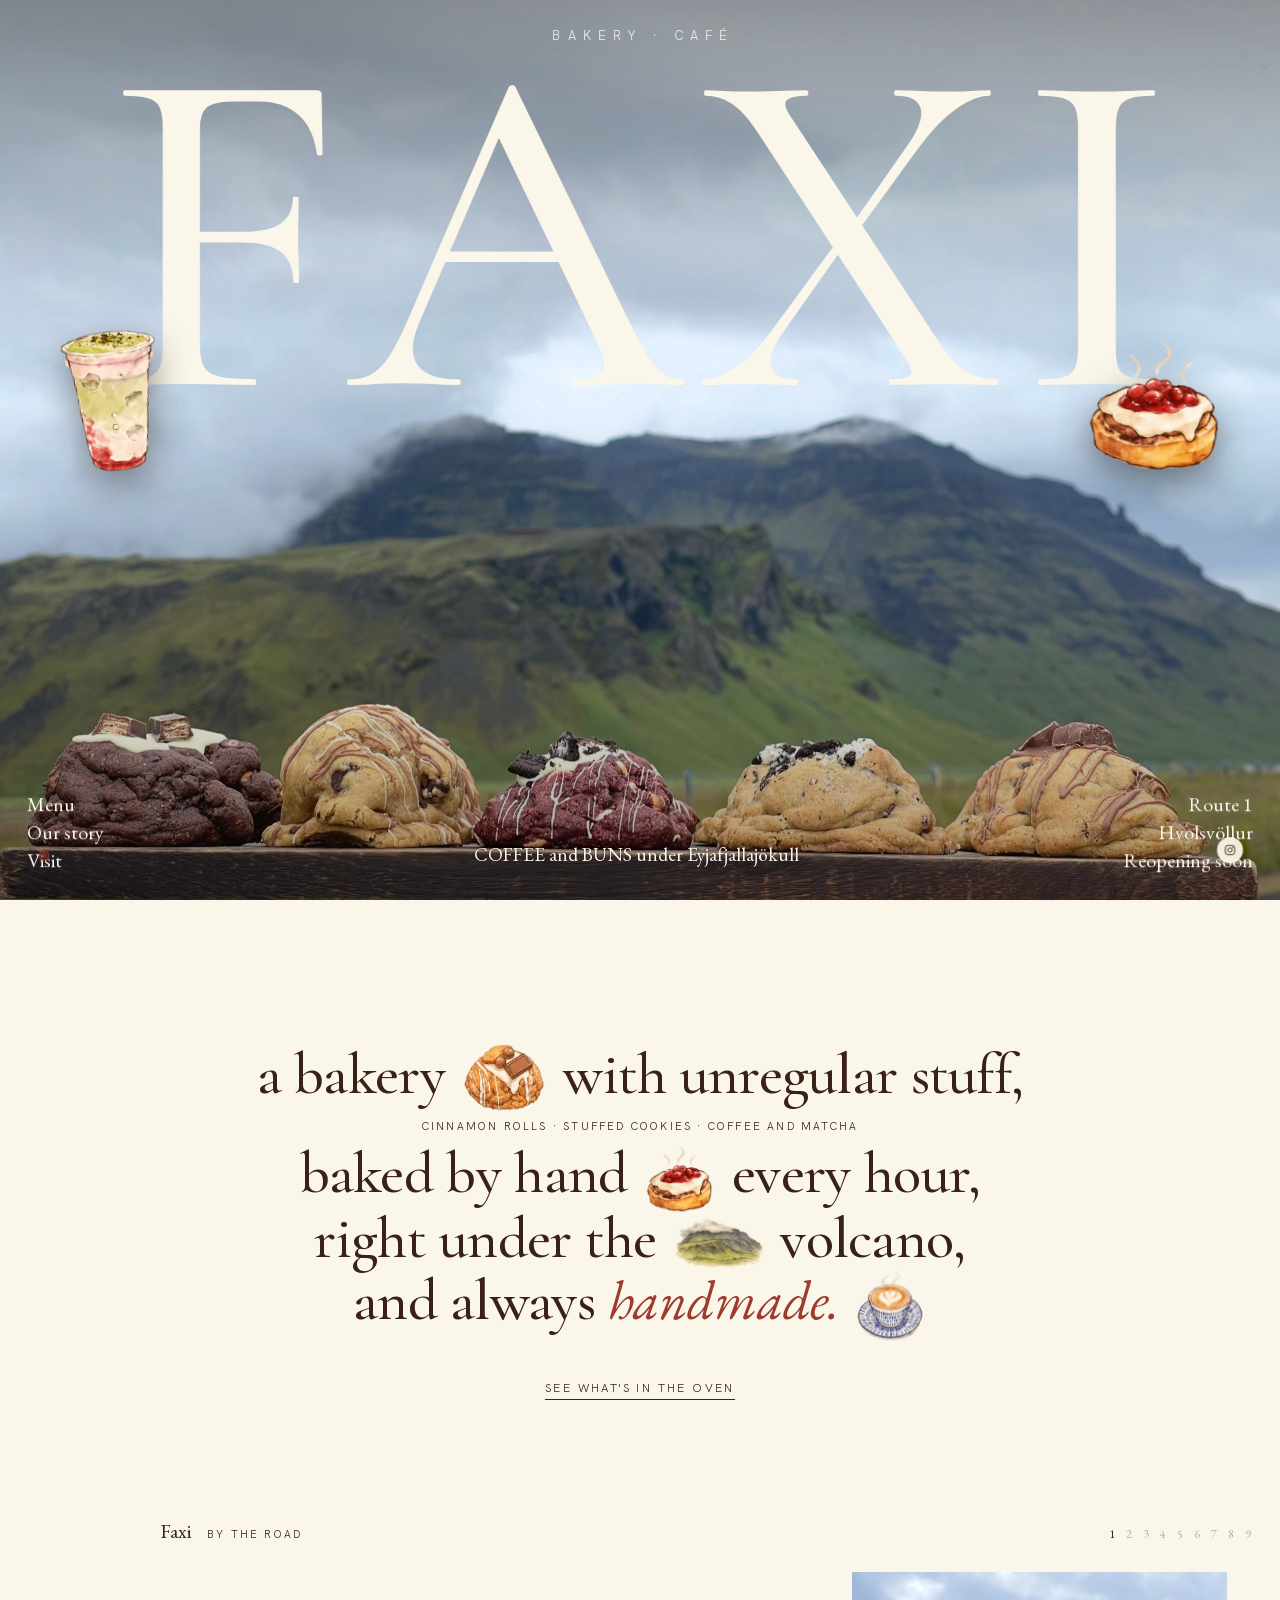
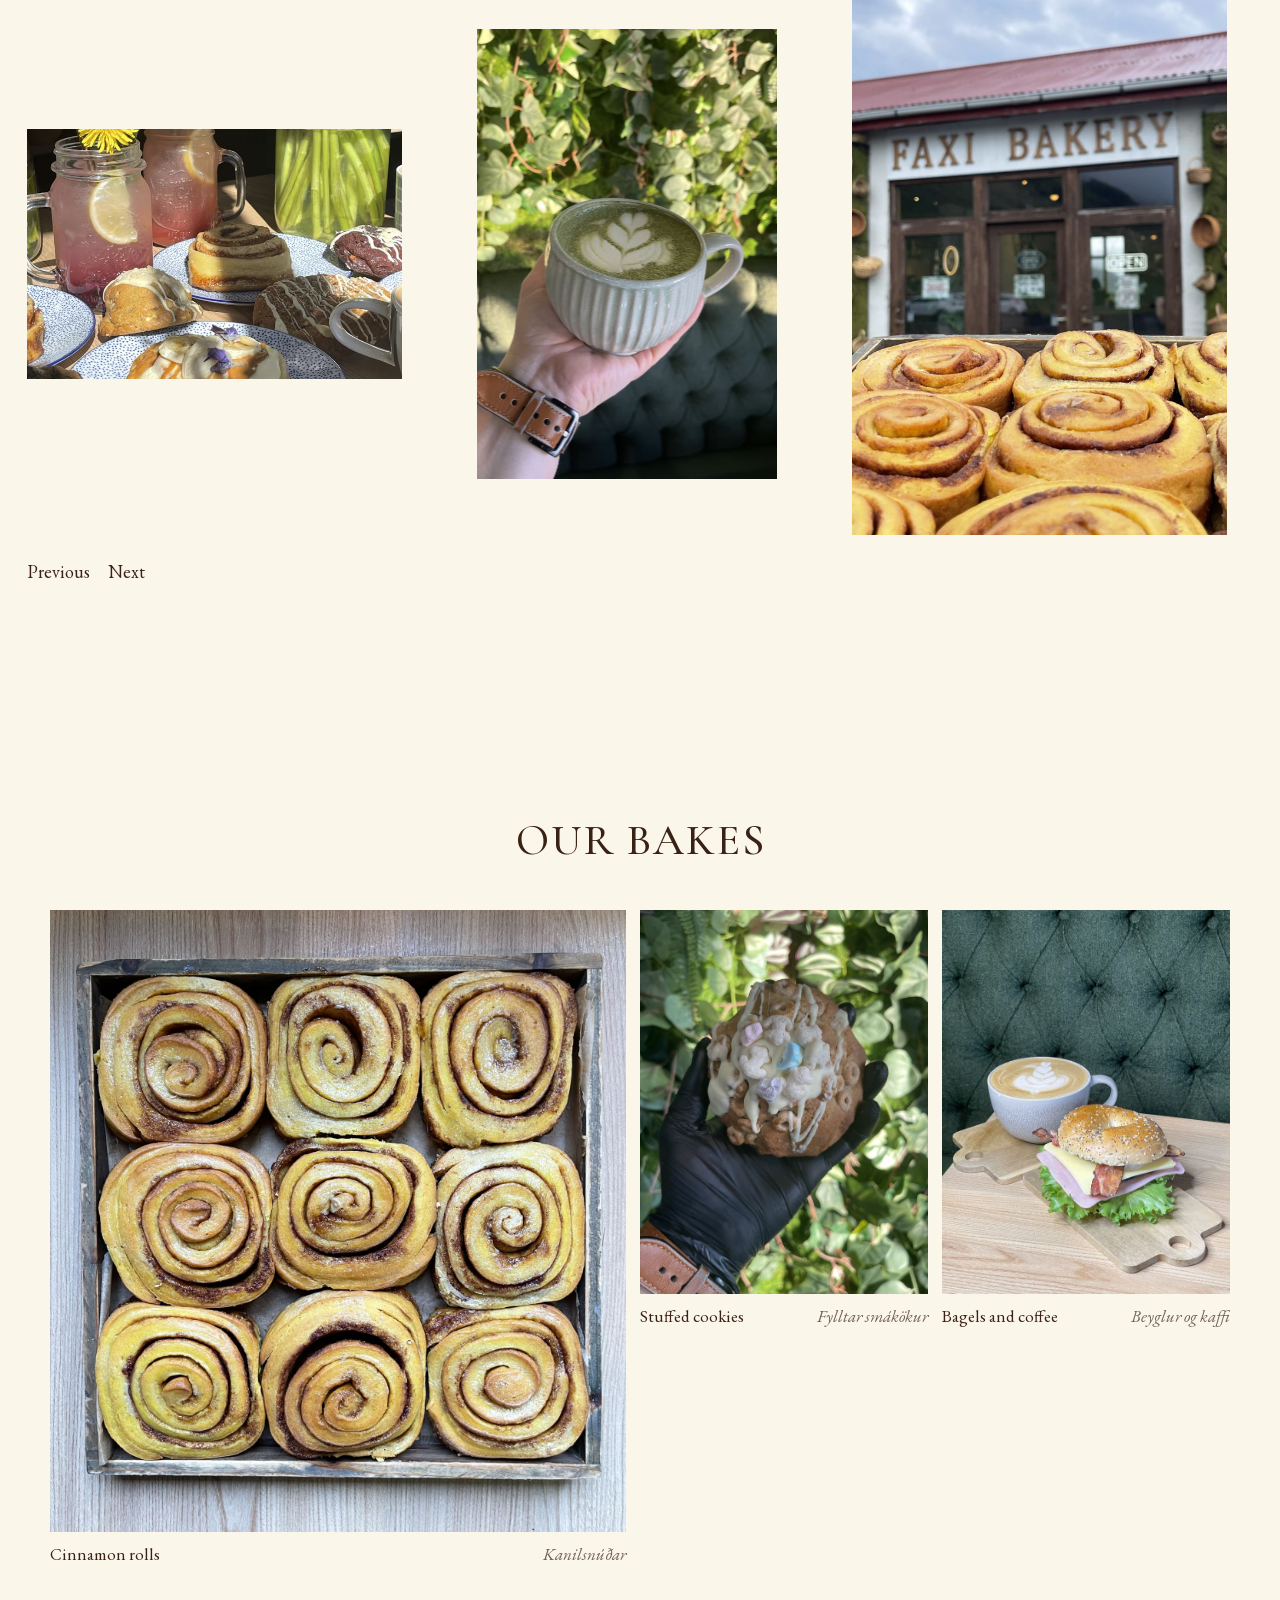
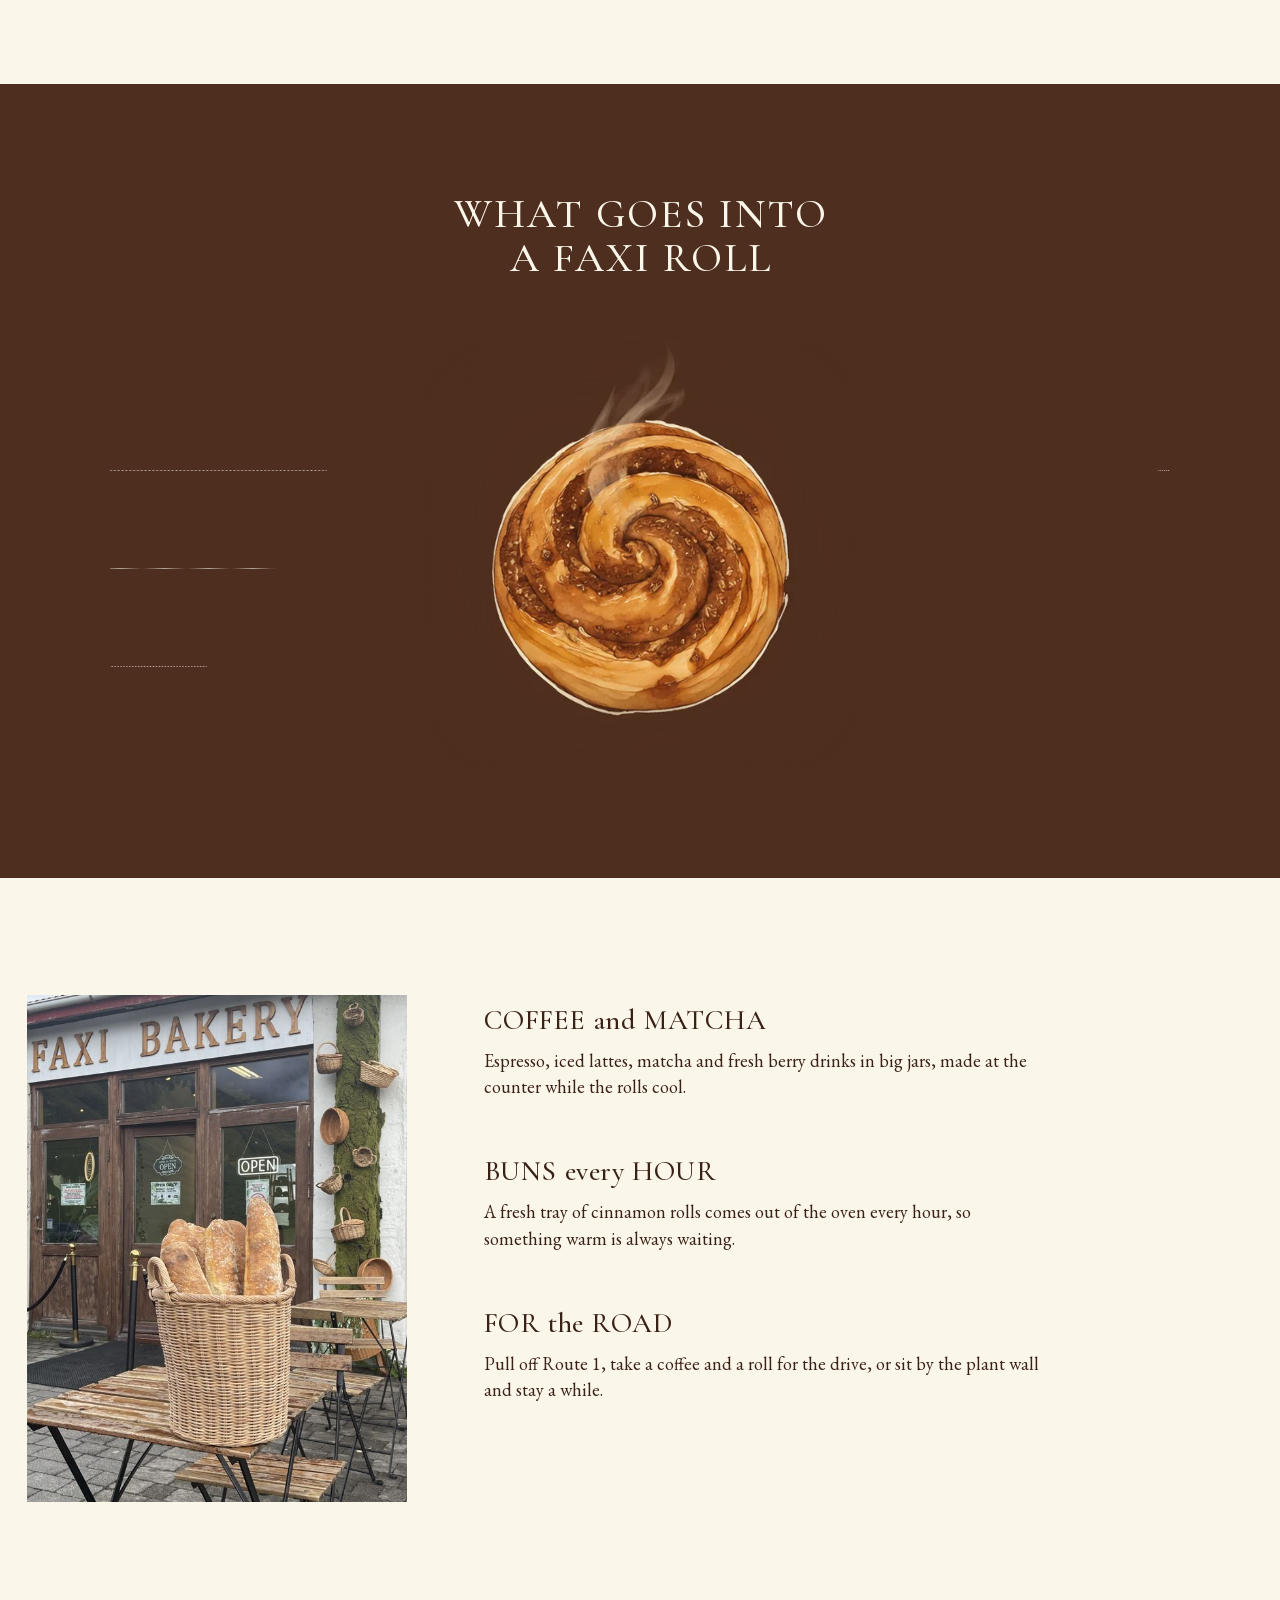
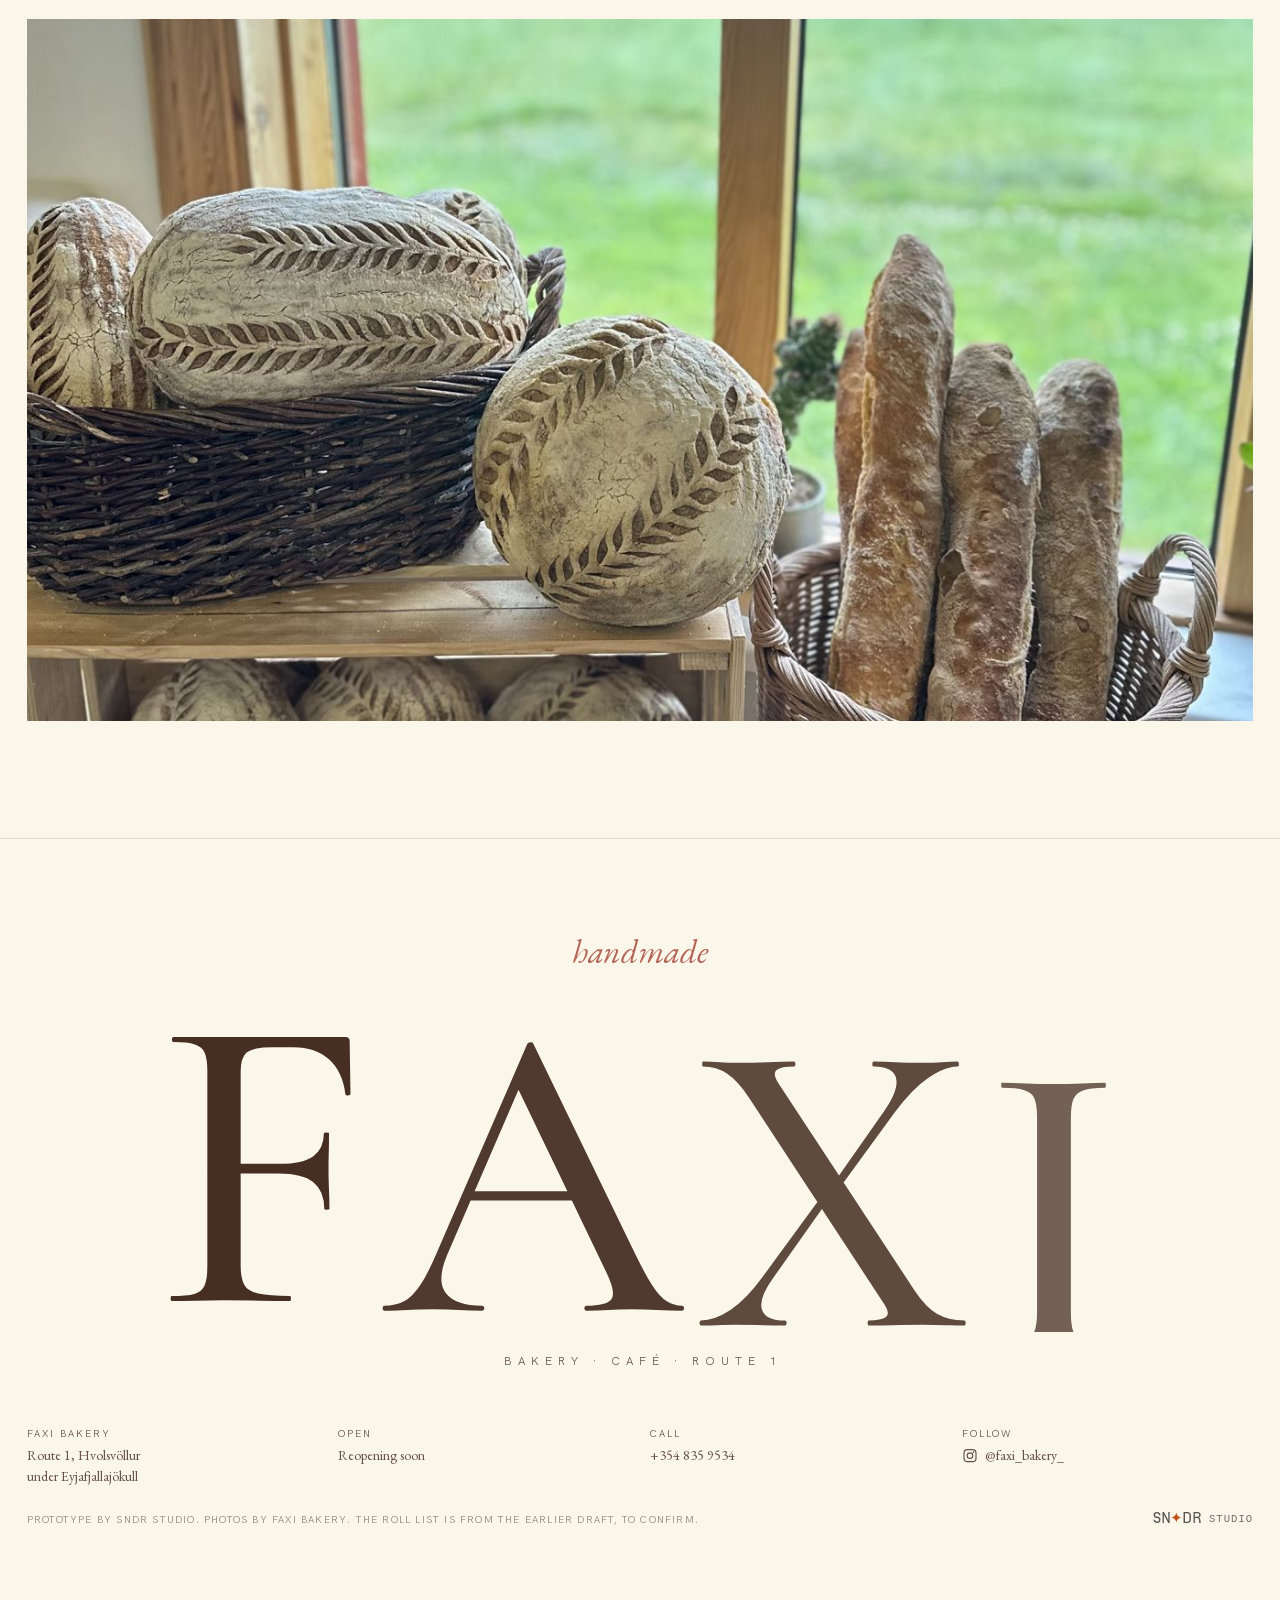
<file: index.html>
<!doctype html>
<html lang="en">
<head>
<meta charset="utf-8">
<meta name="viewport" content="width=device-width, initial-scale=1">
<meta name="robots" content="noindex">
<title>Faxi Bakery</title>
<meta name="description" content="Faxi Bakery, a bakery with unregular stuff on Route 1 under Eyjafjallajökull. Fresh cinnamon buns, coffee and matcha.">
<link rel="preload" href="fonts/CormorantGaramond-500-latin.woff2" as="font" type="font/woff2" crossorigin>
<link rel="preload" href="img/f-hero-mountain-cookies-2000.jpg" as="image" media="(min-width: 700px)">
<link rel="preload" href="img/f-hero-mountain-cookies-900.jpg" as="image" media="(max-width: 699px)">
<link rel="stylesheet" href="fonts/fonts.css">
<link rel="icon" type="image/png" sizes="32x32" href="favicon-32.png">
<link rel="icon" type="image/png" sizes="64x64" href="favicon-64.png">
<link rel="apple-touch-icon" href="apple-touch-icon.png">
<style>
:root {
  --cream: #FBF6EA; --wood: #3A2116; --wood-2: #4E2E1E; --linen: #E9DCC6; --roof: #9E3B2C;
  --display: 'Cormorant Garamond', 'EB Garamond', Georgia, serif;
  --text: 'EB Garamond', Georgia, serif;
  --sans: 'Hanken Grotesk', 'Helvetica Neue', Arial, sans-serif;
  --pad: clamp(16px, 2.1vw, 30px);
}
* { box-sizing: border-box; margin: 0; }
html { -webkit-text-size-adjust: 100%; }
body { background: var(--cream); color: var(--wood); font-family: var(--text); font-size: 18px; line-height: 1.45; }
a { color: inherit; text-decoration: none; }
section[id], footer[id] { scroll-margin-top: calc(var(--pad) * 2 + 70px); }
img { display: block; max-width: 100%; }
:focus-visible { outline: 1.5px solid currentColor; outline-offset: 4px; }

/* link underline (MOTION #14) */
.u { position: relative; display: inline-block; }
.u::after { content: ''; position: absolute; left: 0; right: 0; bottom: -2px; height: 1px; background: currentColor;
  transform: scaleX(0); transform-origin: right; transition: transform .35s cubic-bezier(.22,1,.36,1); }
.u:hover::after, .u:focus-visible::after { transform: scaleX(1); transform-origin: left; }
.u.always::after { transform: scaleX(1); }
.u.always:hover::after { animation: reline .7s cubic-bezier(.22,1,.36,1); }
@keyframes reline { 0% { transform: scaleX(1); transform-origin: right; } 49% { transform: scaleX(0); transform-origin: right; } 50% { transform-origin: left; } 100% { transform: scaleX(1); transform-origin: left; } }

/* ── Hero: a blind over a fixed photo (LJ, measured) ───────────── */
.hero { position: relative; height: 100vh; height: 100svh; clip-path: inset(0); color: var(--cream); }
.hero__photo { position: fixed; inset: 0; width: 100%; height: 100%; object-fit: cover; object-position: 50% 100%; }
.hero::before { content: ''; position: absolute; inset: 0; z-index: 1; pointer-events: none;
  background: linear-gradient(180deg, rgba(30,18,10,.42) 0%, rgba(30,18,10,0) 38%, rgba(30,18,10,0) 62%, rgba(30,18,10,.38) 100%); }
.hero__line { position: absolute; z-index: 2; left: 50%; bottom: calc(var(--pad) + 4px); translate: -50% 0; white-space: nowrap;
  font-family: var(--text); font-size: clamp(17px, 1.5vw, 22px); text-shadow: 0 1px 14px rgba(20,12,6,.55), 0 0 2px rgba(20,12,6,.35); }

/* Wordmark: one centre axis. Fixed, scrubbed into a centred header logo (LJ mechanic, measured) */
.wordmark { position: fixed; z-index: 30; top: var(--pad); left: 50%; transform-origin: 50% 0; text-align: center;
  color: var(--cream); white-space: nowrap; will-change: transform; pointer-events: none; }
.wm-eyebrow { display: block; font-family: var(--sans); font-weight: 300; font-size: 13px; letter-spacing: .55em; padding-left: .55em;
  text-transform: uppercase; margin-bottom: 1.1em; }
.wm-name { position: relative; display: block; font-family: var(--display); font-weight: 500; line-height: .74; font-size: 30vw;
  letter-spacing: .03em; padding-left: .03em; pointer-events: auto; }
.card { position: absolute; bottom: -.14em; width: .3em; }
.card img { width: 100%; height: auto; filter: drop-shadow(0 .03em .04em rgba(20,12,6,.45)); }
.card--l { left: -.06em; rotate: -6deg; width: .22em; }
.card--r { right: -.08em; rotate: 6deg; }

/* Mirrored corners (LJ stacked nav): bottom on load, ride up with the blind, then fixed top corners */
.nav, .info { position: fixed; z-index: 31; top: 0; display: grid; gap: 2px;
  font-family: var(--text); font-size: 20px; line-height: 26px; color: var(--cream); will-change: transform; }
.nav { left: var(--pad); }
.info { right: var(--pad); text-align: right; }
.nav.is-dark, .info.is-dark, .wordmark.is-dark { color: var(--wood); }
/* Header strip: fades in once the hero has closed, so the fixed logo and corners stay legible over photos and the wood band */
.bar { position: fixed; z-index: 29; inset: 0 0 auto; height: calc(var(--pad) * 2 + 66px); background: var(--cream);
  box-shadow: 0 1px 0 rgba(58,33,22,.08); opacity: 0; transition: opacity .35s ease; pointer-events: none; }
.bar.is-on { opacity: 1; }

/* Spiral mark (LJ star → Faxi's spiral), fixed bottom-left */
.spiral { position: fixed; z-index: 31; left: var(--pad); bottom: var(--pad); width: 34px; height: 34px; display: grid; place-items: center;
  color: var(--roof); transform: scale(0); }
.spiral svg { width: 100%; height: 100%; transition: transform .6s cubic-bezier(.22,1,.36,1); }
.spiral:hover svg { transform: rotate(180deg); }


/* Instagram shortcut, fixed bottom-right (mirrors the spiral bottom-left) */
.social { position: fixed; z-index: 31; right: var(--pad); bottom: var(--pad); width: 46px; height: 46px; border-radius: 50%; display: grid; place-items: center;
  background: rgba(251,246,234,.94); color: var(--wood); box-shadow: 0 10px 24px -12px rgba(30,18,10,.5); transform: scale(0);
  transition: background .3s, color .3s; }
.social svg { width: 22px; height: 22px; }
.social:hover, .social:focus-visible { background: var(--wood); color: var(--cream); }
.ig-inline { display: inline-flex; align-items: center; gap: 7px; }
.ig-inline svg { width: 16px; height: 16px; }

/* ── Statement (SB "our goal") ─────────────────────────────────── */
.statement { position: relative; z-index: 2; background: var(--cream); padding: clamp(110px, 16vh, 190px) var(--pad) clamp(90px, 13vh, 160px); text-align: center; }
.statement__text { font-family: var(--display); font-weight: 500; font-size: clamp(34px, 4.6vw, 68px); line-height: 1.06; letter-spacing: -.012em;
  max-width: 17em; margin: 0 auto; }
.statement__text .ln { display: block; }
.statement__text em { font-family: var(--text); font-style: italic; color: var(--roof); font-size: .92em; }
/* Animated drawings set between the words (SB cut-outs → Higgsfield GPT Image 2.6 GIFs of her bakes) */
.draw { display: inline-block; width: auto; height: 1.22em; vertical-align: -.26em; margin: -.24em .06em -.1em; }
.draw--wide { height: .9em; vertical-align: -.1em; }
.nw { white-space: nowrap; }
.mbr { display: none; }
.statement__text { position: relative; z-index: 0; }
.aside { display: block; font-family: var(--sans); font-weight: 300; font-size: 11px; letter-spacing: .2em; text-transform: uppercase;
  line-height: 1.6; margin: .9em auto .7em; max-width: 46em; }
.statement__link { display: inline-block; margin-top: 46px; font-family: var(--sans); font-weight: 300; font-size: 12px; letter-spacing: .2em; text-transform: uppercase; }

/* ── Gallery (LJ slider, measured values) ──────────────────────── */
.gallery { position: relative; z-index: 2; background: var(--cream); padding: 0 0 clamp(90px, 13vh, 150px); }
.gallery__head { display: flex; justify-content: space-between; align-items: baseline; padding: 0 var(--pad) 26px max(var(--pad), 160px); }
.gallery__title { font-family: var(--text); font-size: 20px; }
.gallery__title span { font-family: var(--sans); font-weight: 300; font-size: 11px; letter-spacing: .2em; text-transform: uppercase; margin-left: 12px; }
.pager { display: flex; gap: 7px; font-family: var(--text); font-size: 12px; }
.pager button { all: unset; cursor: pointer; opacity: .35; transition: opacity .3s; padding: 2px; }
.pager button[aria-current="true"] { opacity: 1; }
.pager button:focus-visible { outline: 1px solid currentColor; }
.viewport { overflow: hidden; padding-left: var(--pad); outline: none; }
.track { display: flex; align-items: center; gap: 75px; width: max-content; will-change: transform; cursor: grab; touch-action: pan-y; }
.track.is-drag { cursor: grabbing; }
.slide { flex: none; overflow: hidden; }
.slide img { width: 100%; height: 100%; object-fit: cover; transition: transform .6s cubic-bezier(.22,1,.36,1); user-select: none; -webkit-user-drag: none; }
.slide:hover img { transform: scale(1.03); }
.slide--w { width: 375px; } .slide--n { width: 300px; }
.slide--l { height: 250px; } .slide--m { height: 450px; } .slide--t { height: 563px; }
.gallery__nav { display: flex; gap: 18px; padding: 24px var(--pad) 0; font-family: var(--text); font-size: 18px; }
.gallery__nav button { all: unset; cursor: pointer; }


/* ── Our bakes (SB: 1 large + 2 small) ─────────────────────────── */
.bakes { position: relative; z-index: 2; background: var(--cream); padding: clamp(90px, 13vh, 150px) var(--pad); }
.bakes__head { text-align: center; margin-bottom: 48px; }
.bakes__title { font-family: var(--display); font-weight: 500; font-size: clamp(36px, 3.4vw, 52px); letter-spacing: .05em; padding-left: .05em; line-height: 1; }
.bakes__grid { display: grid; grid-template-columns: 2fr 1fr 1fr; gap: 14px; max-width: 1180px; margin: 0 auto; align-items: start; }
.bake figure { overflow: hidden; background: var(--linen); margin: 0; }
.bake img { width: 100%; aspect-ratio: 3 / 4; object-fit: cover; transition: transform .8s cubic-bezier(.22,1,.36,1); }
.bake--big img { aspect-ratio: 1 / 1.08; }
.bake:hover img { transform: scale(1.03); }
.bake__meta { display: flex; justify-content: space-between; gap: 12px; margin-top: 10px; font-size: 17px; }
.bake__meta span:last-child { font-family: var(--text); font-style: italic; opacity: .7; }

/* ── The roll (SB ingredient band, wood) ───────────────────────── */
.roll { position: relative; z-index: 2; background: var(--wood-2); color: var(--cream); padding: clamp(80px, 12vh, 140px) var(--pad); text-align: center; overflow: hidden; }
.roll__title { font-family: var(--display); font-weight: 500; font-size: clamp(30px, 3.2vw, 48px); letter-spacing: .05em; padding-left: .05em; line-height: 1.08; }
.roll__stage { max-width: 1060px; margin: 60px auto 0; display: grid; grid-template-columns: 1fr minmax(260px, 430px) 1fr; align-items: center; gap: 0; }
.roll__spin img { width: 100%; display: block; }
.roll__col { display: grid; gap: 70px; }
.callout { position: relative; font-family: var(--sans); font-weight: 300; font-size: 13px; letter-spacing: .2em; text-transform: uppercase; padding: 0 0 9px; }
.roll__col--l .callout { text-align: left; padding-right: 26px; }
.roll__col--r .callout { text-align: right; padding-left: 26px; }
.callout .t { display: inline-block; }
.callout .line { position: absolute; left: 0; right: 0; bottom: 0; border-bottom: 1px dotted rgba(251,246,234,.6); }
.roll__col--l .callout .line { transform-origin: 0 50%; right: -6px; }
.roll__col--r .callout .line { transform-origin: 100% 50%; left: -6px; }
.callout .dot { position: absolute; bottom: -3px; width: 7px; height: 7px; border-radius: 50%; background: var(--cream); }
.roll__col--l .callout .dot { right: -9px; }
.roll__col--r .callout .dot { left: -9px; }

/* ── The place (LJ image + text) ───────────────────────────────── */
.place { position: relative; z-index: 2; background: var(--cream); padding: clamp(90px, 13vh, 150px) var(--pad); display: grid;
  grid-template-columns: minmax(260px, 31%) 1fr; gap: clamp(30px, 6vw, 110px); align-items: start; }
.place__media { overflow: hidden; aspect-ratio: 3 / 4; }
.place__media img { width: 100%; height: 116%; margin-top: -8%; object-fit: cover; }
.place__blocks { display: grid; gap: 56px; padding-top: 10px; max-width: 560px; }
.place h3 { font-family: var(--display); font-weight: 500; font-size: clamp(26px, 2.2vw, 34px); letter-spacing: .02em; line-height: 1.1; margin-bottom: 12px; }
.place p { font-size: 18px; }


/* ── Our story (SB "OUR STORY": cropped giant title, bakes flying, polaroid + italic line). PENDING her text + photo ── */
.story { position: relative; z-index: 2; background: var(--cream); padding: clamp(90px, 13vh, 150px) 0; overflow: hidden; }
.story__title { position: relative; font-family: var(--display); font-weight: 500; font-size: 24vw; line-height: .78; letter-spacing: .01em;
  white-space: nowrap; text-align: center; color: var(--wood); margin: 0 -6vw; }
.story__title span { display: inline-block; }
.story__fly { position: absolute; z-index: 2; width: clamp(110px, 13vw, 210px); pointer-events: none; filter: drop-shadow(0 12px 16px rgba(58,33,22,.25)); }
.story__fly--a { left: 14vw; top: 9vw; rotate: -10deg; }
.story__fly--b { right: 11vw; top: -1vw; rotate: 8deg; }
.story__body { display: grid; grid-template-columns: minmax(240px, 30%) 1fr; gap: clamp(30px, 6vw, 110px); align-items: center;
  max-width: 1180px; margin: clamp(50px, 7vh, 90px) auto 0; padding: 0 var(--pad); }
.polaroid { background: #fff; padding: 14px 14px 52px; box-shadow: 0 24px 50px -24px rgba(58,33,22,.45); rotate: -3deg; margin: 0; position: relative; }
.polaroid img, .polaroid__slot { display: block; width: 100%; aspect-ratio: 4 / 5; object-fit: cover; }
.polaroid__slot { display: grid; place-content: center; text-align: center; gap: 6px; background: var(--linen); border: 1.5px dashed rgba(58,33,22,.35);
  font-family: var(--sans); font-weight: 300; font-size: 11px; letter-spacing: .16em; text-transform: uppercase; color: rgba(58,33,22,.65); padding: 20px; }
.polaroid figcaption { position: absolute; left: 0; right: 0; bottom: 14px; text-align: center; font-family: var(--text); font-style: italic; font-size: 19px; }
.story__lede { font-family: var(--display); font-weight: 500; font-size: clamp(30px, 3vw, 46px); line-height: 1.1; margin-bottom: 22px; }
.story__lede em { font-family: var(--text); color: var(--roof); }
.story__text p + p { margin-top: 1em; }
.story__text p { max-width: 36em; }
.pending { outline: 1.5px dashed rgba(158,59,44,.5); outline-offset: 6px; }

/* ── Inset photo (LJ full-width media) ─────────────────────────── */
.inset { position: relative; z-index: 2; background: var(--cream); padding: 0 var(--pad) clamp(90px, 13vh, 150px); }
.inset__frame { overflow: hidden; height: min(78vh, 760px); }
.inset__frame img { width: 100%; height: 100%; object-fit: cover; object-position: 50% 58%; }

/* ── Footer (LJ script + SB wordmark) ──────────────────────────── */
.foot { position: relative; z-index: 2; background: var(--cream); padding: 0 var(--pad) calc(var(--pad) + 64px); border-top: 1px solid #3a211622; }
.foot__kicker { text-align: center; font-family: var(--text); font-style: italic; color: var(--roof); font-size: clamp(26px, 2.6vw, 40px); padding-top: clamp(60px, 9vh, 110px); }
.foot__mark { text-align: center; font-family: var(--display); font-weight: 500; color: var(--wood); line-height: .76; letter-spacing: .03em; padding: .06em 0 .04em .03em;
  font-size: 33vw; white-space: nowrap; overflow: hidden; }
.foot__mark span { display: inline-block; }
.foot__sub { text-align: center; font-family: var(--sans); font-weight: 300; font-size: 12px; letter-spacing: .5em; padding-left: .5em; text-transform: uppercase; margin: 14px 0 46px; }
.foot__cols { display: grid; grid-template-columns: repeat(4, 1fr); gap: 20px; font-size: 14px; line-height: 1.5; padding-top: 10px; }
.foot__cols b { display: block; font-family: var(--sans); font-weight: 300; font-size: 10px; letter-spacing: .2em; text-transform: uppercase; margin-bottom: 4px; }
.note { font-family: var(--sans); font-weight: 300; font-size: 10px; letter-spacing: .12em; text-transform: uppercase; opacity: .55; margin-top: 26px; }


/* SNDR Studio badge (studio signature on every preview) */
@font-face{font-family:'ProjektBlackbirdIS';src:url('fonts/ProjektBlackbirdIS.otf') format('opentype');font-weight:400;font-style:normal;font-display:swap}
.sndr-badge{display:inline-flex;align-items:center;gap:0.5rem;min-height:44px;text-decoration:none}
.sndr-badge-mark{font-family:'ProjektBlackbirdIS',sans-serif;color:var(--sndr-ink);font-size:15px;letter-spacing:0.02em}
.sndr-badge-star{color:var(--sndr-ember)}
.sndr-badge-studio{font-family:'Geist Mono',ui-monospace,'SF Mono',Menlo,monospace;color:var(--sndr-ink);font-size:10.5px;letter-spacing:0.1em;opacity:0.85}
.foot__end { display: flex; justify-content: space-between; align-items: center; gap: 16px; flex-wrap: wrap; margin-top: 18px; }
.foot__end .note { margin-top: 0; }

@media (max-width: 699px) {
  body { font-size: 17px; }
  .wm-eyebrow { font-size: 10px; }
  .statement__text { font-size: 31px; line-height: 1.12; }
  .mbr { display: inline; }
  .aside { max-width: 24em; }
  .nav, .info { font-size: 16px; line-height: 21px; }
  .bar { height: calc(var(--pad) * 2 + 60px); }
  .hero__line { white-space: normal; max-width: 80%; text-align: center; bottom: calc(var(--pad) + 200px); font-size: 20px; line-height: 1.2; }
  .gallery__head { padding-left: var(--pad); padding-top: 70px; }
  .slide--w { width: 260px; } .slide--n { width: 210px; }
  .slide--l { height: 174px; } .slide--m { height: 315px; } .slide--t { height: 390px; }
  .track { gap: 40px; }
  .gallery__nav { padding-left: calc(var(--pad) + 46px); }
  .bakes__grid { grid-template-columns: 1fr 1fr; gap: 10px; }
  .bake--big { grid-column: 1 / -1; }
  .bake__meta { font-size: 15px; flex-direction: column; gap: 0; }
  .roll__stage { grid-template-columns: 1fr 1fr; gap: 26px 18px; margin-top: 36px; }
  .roll__spin { grid-column: 1 / -1; grid-row: 1; width: 78%; margin: 0 auto; }
  .roll__col { gap: 18px; }
  .roll__col--l .callout, .roll__col--r .callout { text-align: center; padding: 0 0 8px; font-size: 11px; }
  .callout .dot { display: none; }
  .place { grid-template-columns: 1fr; }
  .inset__frame { height: 62vh; }
  .story__title { font-size: 27vw; }
  .story__fly { width: 26vw; }
  .story__fly--a { left: 4vw; top: 16vw; }
  .story__fly--b { right: 2vw; top: -4vw; }
  .story__body { grid-template-columns: 1fr; }
  .polaroid { width: 78%; margin: 0 auto; }
  .foot__cols { grid-template-columns: 1fr 1fr; }
  .foot__mark { font-size: 34vw; }
  .foot__sub { font-size: 10px; margin-bottom: 34px; }
}
@media (prefers-reduced-motion: reduce) {
  .slide img, .u::after, .spiral svg, .bake img { transition: none !important; }
}
</style>
</head>
<body>

<div class="bar" aria-hidden="true"></div>
<div class="wordmark">
  <span class="wm-eyebrow">Bakery · Café</span>
  <a class="wm-name" href="#top" aria-label="Faxi Bakery, back to top">FAXI
    <span class="card card--l" aria-hidden="true"><img src="img/cut-matcha.webp" alt=""></span>
    <span class="card card--r" aria-hidden="true"><img src="img/cut-bun.webp" alt=""></span>
  </a>
</div>

<nav class="nav" aria-label="Main">
  <a class="u" href="#bakes">Menu</a>
  <a class="u" href="#statement">Our story</a>
  <a class="u" href="#visit">Visit</a>
</nav>
<aside class="info" aria-label="Where and when">
  <span>Route 1</span>
  <span>Hvolsvöllur</span>
  <span>Reopening soon</span>
</aside>

<a class="spiral" href="#top" aria-label="Back to the top">
  <svg viewBox="0 0 40 40" aria-hidden="true"><path d="M20 20c0-1.7 1.6-2.6 3-1.8 2 1.1 1.7 4.3-.4 5.3-3.1 1.5-6.6-1.1-6.4-4.4.3-4.2 4.8-6.6 8.6-5 4.8 2 6 8.3 2.6 12.1-3.9 4.4-11.2 4-14.6-.8-3.8-5.3-1.6-13 4.3-15.6 6.5-2.9 14.4.8 16.4 7.6" fill="none" stroke="currentColor" stroke-width="2.6" stroke-linecap="round"/></svg>
</a>

<a class="social" href="https://www.instagram.com/faxi_bakery_/" target="_blank" rel="noopener" aria-label="Faxi Bakery on Instagram"><svg viewBox="0 0 24 24" aria-hidden="true"><rect x="3" y="3" width="18" height="18" rx="5.2" fill="none" stroke="currentColor" stroke-width="1.7"/><circle cx="12" cy="12" r="4.1" fill="none" stroke="currentColor" stroke-width="1.7"/><circle cx="17.3" cy="6.7" r="1.15" fill="currentColor"/></svg></a>

<main id="top">
  <section class="hero" aria-label="Faxi Bakery">
    <picture>
      <source media="(max-width: 699px)" srcset="img/f-hero-mountain-cookies-900.jpg">
      <img class="hero__photo" src="img/f-hero-mountain-cookies-2000.jpg" alt="A row of Faxi cookies on a table outside, the green Eyjafjöll mountains behind them">
    </picture>
    <p class="hero__line">COFFEE and BUNS under Eyjafjallajökull</p>
  </section>

  <section class="statement" id="statement" aria-label="About Faxi">
    <h2 class="statement__text">
      <span class="ln">a <span class="nw">bakery <img class="draw" src="img/cut-cookie.webp" alt=""></span> with<br class="mbr"> unregular stuff,</span>
      <span class="aside"><span class="nw">Cinnamon rolls</span> · <span class="nw">Stuffed cookies</span> · <span class="nw">Coffee and matcha</span></span>
      <span class="ln">baked by <span class="nw">hand <img class="draw" src="img/cut-bun.webp" alt=""></span> every hour,</span>
      <span class="ln">right under the <span class="nw"><img class="draw draw--wide" src="img/cut-mountain.webp" alt=""> volcano,</span></span>
      <span class="ln">and always <span class="nw"><em>handmade.</em> <img class="draw" src="img/cut-latte.webp" alt=""></span></span>
    </h2>
    <a class="statement__link u always" href="#bakes">See what's in the oven</a>
  </section>

  <section class="gallery" id="gallery" aria-label="Gallery">
    <div class="gallery__head">
      <p class="gallery__title">Faxi <span>by the road</span></p>
      <div class="pager" role="tablist" aria-label="Choose a photo"></div>
    </div>
    <div class="viewport" tabindex="0" aria-label="Photos, use the arrow keys to move">
      <div class="track">
        <figure class="slide slide--w slide--l"><img src="img/f-table-spread-900.jpg" alt="A table of bakes, berry drinks and flowers" loading="lazy"></figure>
        <figure class="slide slide--n slide--m"><img src="img/f-matcha-latte-900.jpg" alt="A matcha latte in front of the plant wall" loading="lazy"></figure>
        <figure class="slide slide--w slide--t"><img src="img/f-facade-rolls-900.jpg" alt="Cinnamon rolls on the table in front of the FAXI BAKERY sign" loading="lazy"></figure>
        <figure class="slide slide--n slide--m"><img src="img/f-cookie-sprinkles-900.jpg" alt="A stuffed cookie with pink icing and sprinkles" loading="lazy"></figure>
        <figure class="slide slide--w slide--t"><img src="img/f-braid-mountains-900.jpg" alt="Braided buns in a basket, snowy mountains behind" loading="lazy"></figure>
        <figure class="slide slide--n slide--m"><img src="img/f-berry-drink-900.jpg" alt="A berry and mint drink in a jar" loading="lazy"></figure>
        <figure class="slide slide--w slide--t"><img src="img/f-door-cookie-900.jpg" alt="A cookie held up at the decorated front door" loading="lazy"></figure>
        <figure class="slide slide--n slide--m"><img src="img/f-iced-latte-900.jpg" alt="An iced latte by the green velvet bench" loading="lazy"></figure>
        <figure class="slide slide--w slide--t"><img src="img/f-braid-facade-900.jpg" alt="Braided buns in front of the bakery" loading="lazy"></figure>
      </div>
    </div>
    <div class="gallery__nav"><button class="u" type="button" data-dir="-1" aria-label="Previous photo">Previous</button><button class="u" type="button" data-dir="1" aria-label="Next photo">Next</button></div>
  </section>


  <section class="bakes" id="bakes" aria-label="Our bakes">
    <div class="bakes__head"><h2 class="bakes__title">OUR BAKES</h2></div>
    <div class="bakes__grid">
      <article class="bake bake--big"><figure><img src="img/f-tray-rolls-2000.jpg" alt="A tray of fresh cinnamon rolls" loading="lazy"></figure><p class="bake__meta"><span>Cinnamon rolls</span><span>Kanilsnúðar</span></p></article>
      <article class="bake"><figure><img src="img/f-cookie-held-900.jpg" alt="A stuffed cookie held up against the plant wall" loading="lazy"></figure><p class="bake__meta"><span>Stuffed cookies</span><span>Fylltar smákökur</span></p></article>
      <article class="bake"><figure><img src="img/f-bagel-latte-900.jpg" alt="A bagel sandwich with a latte" loading="lazy"></figure><p class="bake__meta"><span>Bagels and coffee</span><span>Beyglur og kaffi</span></p></article>
    </div>
  </section>

  <section class="roll" aria-label="What goes into a Faxi roll">
    <h2 class="roll__title">WHAT GOES INTO<br>A FAXI ROLL</h2>
    <div class="roll__stage">
      <div class="roll__col roll__col--l">
        <p class="callout"><span class="t">Butter</span><span class="line"></span><span class="dot"></span></p>
        <p class="callout"><span class="t">Cinnamon</span><span class="line"></span><span class="dot"></span></p>
        <p class="callout"><span class="t">Cardamom</span><span class="line"></span><span class="dot"></span></p>
      </div>
      <div class="roll__spin"><img class="roll__img" src="img/draw-roll-top.webp" alt="A drawing of a Faxi cinnamon roll from above, steam rising"></div>
      <div class="roll__col roll__col--r">
        <p class="callout"><span class="t">Flour</span><span class="line"></span><span class="dot"></span></p>
        <p class="callout"><span class="t">Brown sugar</span><span class="line"></span><span class="dot"></span></p>
        <p class="callout"><span class="t">An hour, every hour</span><span class="line"></span><span class="dot"></span></p>
      </div>
    </div>
  </section>

  <section class="place" aria-label="The place">
    <div class="place__media"><img src="img/f-facade-table-900.jpg" alt="The front of Faxi Bakery, a table with a basket of bread by the door" loading="lazy"></div>
    <div class="place__blocks">
      <div><h3>COFFEE and MATCHA</h3><p>Espresso, iced lattes, matcha and fresh berry drinks in big jars, made at the counter while the rolls cool.</p></div>
      <div><h3>BUNS every HOUR</h3><p>A fresh tray of cinnamon rolls comes out of the oven every hour, so something warm is always waiting.</p></div>
      <div><h3>FOR the ROAD</h3><p>Pull off Route 1, take a coffee and a roll for the drive, or sit by the plant wall and stay a while.</p></div>
    </div>
  </section>


  <section class="inset" aria-label="Inside Faxi">
    <div class="inset__frame"><img src="img/f-window-bread-2000.jpg" alt="Baskets of bread at the window, green fields outside" loading="lazy"></div>
  </section>

  <footer class="foot" id="visit">
    <p class="foot__kicker">handmade</p>
    <p class="foot__mark" aria-label="FAXI"><span>F</span><span>A</span><span>X</span><span>I</span></p>
    <p class="foot__sub">Bakery · Café · Route 1</p>
    <div class="foot__cols">
      <p><b>Faxi Bakery</b>Route 1, Hvolsvöllur<br>under Eyjafjallajökull</p>
      <p><b>Open</b>Reopening soon</p>
      <p><b>Call</b>+354 835 9534</p>
      <p><b>Follow</b><a class="u ig-inline" href="https://www.instagram.com/faxi_bakery_/" target="_blank" rel="noopener" aria-label="Faxi Bakery on Instagram"><svg viewBox="0 0 24 24" aria-hidden="true"><rect x="3" y="3" width="18" height="18" rx="5.2" fill="none" stroke="currentColor" stroke-width="1.7"/><circle cx="12" cy="12" r="4.1" fill="none" stroke="currentColor" stroke-width="1.7"/><circle cx="17.3" cy="6.7" r="1.15" fill="currentColor"/></svg>@faxi_bakery_</a></p>
    </div>
    <div class="foot__end"><p class="note">Prototype by SNDR Studio. Photos by Faxi Bakery. The roll list is from the earlier draft, to confirm.</p><a class="sndr-badge" href="https://sndrstudio.is" target="_blank" rel="noreferrer"
  aria-label="Hannað af SNDR Studio" data-logotype
  style="--sndr-ink:rgba(23,23,23,0.72);--sndr-ember:#C4531B">
  <span class="sndr-badge-mark">SN<span class="sndr-badge-star">✦</span>DR</span>
  <span class="sndr-badge-studio">STUDIO</span>
</a></div>
  </footer>
</main>

<script src="vendor/gsap.min.js"></script>
<script src="vendor/ScrollTrigger.min.js"></script>
<script>
(() => {
  const reduce = matchMedia('(prefers-reduced-motion: reduce)').matches;
  const phone = () => innerWidth < 700;
  const wm = document.querySelector('.wordmark');
  const name = wm.querySelector('.wm-name');
  const eyebrow = wm.querySelector('.wm-eyebrow');
  const cards = wm.querySelectorAll('.card');
  const nav = document.querySelector('.nav');
  const info = document.querySelector('.info');
  const corners = [nav, info];
  const spiral = document.querySelector('.spiral');
  gsap.registerPlugin(ScrollTrigger);
  gsap.set(wm, { xPercent: -50 });

  // One centre axis: fit FAXI by measurement (desktop: full width inside the margins, cards included; phone: 86%)
  function fit() {
    const s = gsap.getProperty(wm, 'scale'); gsap.set(wm, { scale: 1 });
    const pad = parseFloat(getComputedStyle(nav).left);
    const want = phone() ? innerWidth * .86 : (innerWidth - 2 * pad) * .9;
    name.style.fontSize = '100px';
    name.style.fontSize = (100 * want / name.getBoundingClientRect().width) + 'px';
    cards.forEach(c => c.style.display = phone() ? 'none' : '');
    gsap.set(wm, { scale: s });
  }
  fit();
  addEventListener('resize', fit);
  ScrollTrigger.addEventListener('refreshInit', fit);

  // ── Lockup → centred header logo; corners ride up with the blind (MOTION #5–#7, Le Jardin's measured scrub)
  const pad = () => parseFloat(getComputedStyle(nav).left);
  const cornerStart = () => innerHeight - nav.offsetHeight - pad();
  const targetScale = () => (phone() ? 96 : 132) / (name.getBoundingClientRect().width / gsap.getProperty(wm, 'scale'));
  const bar = document.querySelector('.bar');
  function setDark(p) { const d = p > .97; [wm, ...corners].forEach(el => el.classList.toggle('is-dark', d)); bar.classList.toggle('is-on', d); }
  gsap.set(corners, { y: cornerStart() });

  if (reduce) {
    ScrollTrigger.create({ start: 0, end: () => innerHeight - 100, onUpdate: s => {
      const done = s.progress > .5;
      gsap.set(wm, { scale: done ? targetScale() : 1 }); gsap.set([eyebrow, ...cards], { autoAlpha: done ? 0 : 1 });
      gsap.set(corners, { y: done ? pad() : cornerStart() }); setDark(done ? 1 : 0); } });
  } else {
    gsap.timeline({ scrollTrigger: { start: 0, end: () => innerHeight - 100, scrub: 1, invalidateOnRefresh: true, onUpdate: s => setDark(s.progress) } })
      .fromTo(wm, { scale: 1 }, { scale: () => targetScale(), ease: 'none' }, 0)
      .to(eyebrow, { autoAlpha: 0, ease: 'none', duration: .3 }, 0)
      .to(cards, { autoAlpha: 0, scale: .7, y: '-0.1em', ease: 'none', duration: .25 }, 0);
    gsap.fromTo(corners, { y: () => cornerStart() }, { y: () => pad(), ease: 'none', scrollTrigger: { start: 0, end: () => cornerStart() - pad(), scrub: true, invalidateOnRefresh: true } });
  }

  // Hero tagline fades out as the blind closes, so it never runs into the shrinking logo
  if (!reduce) gsap.to('.hero__line', { autoAlpha: 0, ease: 'none', scrollTrigger: { start: 0, end: () => innerHeight * .45, scrub: true } });

  // Spiral mark appears after 60 px (MOTION #8, LJ star button)
  gsap.to('.social', { scale: 1, duration: .5, ease: 'power1.inOut', startAt: { scale: 0 }, scrollTrigger: { start: 60, toggleActions: 'play none none reverse' } });
  gsap.to(spiral, { scale: 1, rotate: 0, duration: .5, ease: 'power1.inOut', startAt: { scale: 0, rotate: -90 },
    scrollTrigger: { start: 60, toggleActions: 'play none none reverse' } });

  // ── Opening (MOTION #1–#3)
  if (!reduce) {
    gsap.from('.hero__photo', { scale: 1.06, duration: 1.6, ease: 'power3.out' });
    gsap.from(wm, { autoAlpha: 0, y: 30, duration: 1, ease: 'power3.out', delay: .1 });
    gsap.from([...nav.children, ...info.children, '.hero__line'], { autoAlpha: 0, y: 12, duration: .6, ease: 'power3.out', delay: .5, stagger: .06 });
  }

  // ── Statement: lines fade up (LJ, measured), chips pop in (MOTION #9, #10)
  if (!reduce) {
    const st = { trigger: '.statement__text', start: 'top bottom+=50px' };
    gsap.from('.statement__text .ln, .statement__text .aside', { autoAlpha: 0, y: 30, duration: .75, ease: 'power1.inOut', stagger: .08, scrollTrigger: st });
    gsap.from('.statement .draw', { scale: .6, rotate: i => (i % 2 ? 8 : -8), autoAlpha: 0, duration: .9, ease: 'back.out(1.6)', stagger: .12, delay: .2, scrollTrigger: st });
    gsap.utils.toArray('.statement__link, .gallery__head, .viewport, .gallery__nav, .foot__kicker, .foot__sub, .foot__cols').forEach(el =>
      gsap.from(el, { autoAlpha: 0, y: 30, duration: .75, ease: 'power1.inOut', scrollTrigger: { trigger: el, start: 'top bottom+=50px' } }));
  }

  // ── Gallery slider (MOTION #11–#13; Le Jardin: speed 800, autoplay 5000, gap 75)
  const viewport = document.querySelector('.viewport');
  const track = document.querySelector('.track');
  const slides = [...track.children];
  const pager = document.querySelector('.pager');
  let index = 0, timer = null, x = 0;
  slides.forEach((_, i) => { const b = document.createElement('button'); b.type = 'button'; b.textContent = i + 1; b.setAttribute('role', 'tab'); b.setAttribute('aria-label', 'Photo ' + (i + 1)); b.addEventListener('click', () => go(i, true)); pager.append(b); });
  const maxX = () => Math.max(0, track.scrollWidth - viewport.clientWidth + parseFloat(getComputedStyle(viewport).paddingLeft));
  function go(i, user) {
    index = Math.max(0, Math.min(slides.length - 1, i));
    x = Math.min(slides[index].offsetLeft, maxX());
    gsap.to(track, { x: -x, duration: reduce ? 0 : .8, ease: 'power2.inOut', overwrite: true });
    [...pager.children].forEach((b, k) => b.setAttribute('aria-current', k === index ? 'true' : 'false'));
    if (user) restart();
  }
  function restart() { clearInterval(timer); if (reduce) return; timer = setInterval(() => go(x >= maxX() - 1 ? 0 : index + 1), 5000); }
  document.querySelectorAll('.gallery__nav button').forEach(b => b.addEventListener('click', () => go(index + +b.dataset.dir, true)));
  viewport.addEventListener('keydown', e => { if (e.key === 'ArrowRight') { go(index + 1, true); e.preventDefault(); } if (e.key === 'ArrowLeft') { go(index - 1, true); e.preventDefault(); } });
  ['mouseenter', 'focusin'].forEach(ev => viewport.addEventListener(ev, () => clearInterval(timer)));
  ['mouseleave', 'focusout'].forEach(ev => viewport.addEventListener(ev, restart));
  // drag / swipe
  let sx = 0, startX = 0, dragging = false, moved = 0;
  track.addEventListener('pointerdown', e => { dragging = true; moved = 0; sx = e.clientX; startX = x; track.classList.add('is-drag'); clearInterval(timer); track.setPointerCapture(e.pointerId); });
  track.addEventListener('pointermove', e => { if (!dragging) return; moved = sx - e.clientX; gsap.set(track, { x: -Math.max(-60, Math.min(maxX() + 60, startX + moved)) }); });
  const end = () => { if (!dragging) return; dragging = false; track.classList.remove('is-drag');
    const target = startX + moved; let best = 0; slides.forEach((s, k) => { if (Math.abs(s.offsetLeft - target) < Math.abs(slides[best].offsetLeft - target)) best = k; });
    go(Math.abs(moved) > 40 && best === index ? index + Math.sign(moved) : best, true); };
  track.addEventListener('pointerup', end); track.addEventListener('pointercancel', end);
  go(0); restart();
  addEventListener('resize', () => go(index));

  // ── Lower page (MOTION #15–#19): LJ fade-ups, SB roll diagram drawn in, quiet scrubs
  if (!reduce) {
    gsap.utils.toArray('.bakes__head, .bake, .roll__title, .place__blocks > div').forEach((el, i) =>
      gsap.from(el, { autoAlpha: 0, y: 30, duration: .75, ease: 'power1.inOut', scrollTrigger: { trigger: el, start: 'top bottom+=50px' } }));
    gsap.timeline({ scrollTrigger: { trigger: '.roll__stage', start: 'top 78%' } })
      .from('.roll__img', { scale: .8, rotate: -24, autoAlpha: 0, duration: 1.2, ease: 'power3.out' })
      .from('.callout .line', { scaleX: 0, duration: .8, ease: 'power2.out', stagger: .08 }, '-=.7')
      .from('.callout .dot', { scale: 0, duration: .3, ease: 'back.out(3)', stagger: .08 }, '-=.7')
      .from('.callout .t', { autoAlpha: 0, y: 10, duration: .5, ease: 'power2.out', stagger: .08 }, '-=.9');
    gsap.to('.roll__spin', { rotate: 28, ease: 'none', scrollTrigger: { trigger: '.roll', start: 'top bottom', end: 'bottom top', scrub: true } });
    gsap.fromTo('.place__media img', { yPercent: -7 }, { yPercent: 7, ease: 'none', scrollTrigger: { trigger: '.place__media', start: 'top bottom', end: 'bottom top', scrub: true } });
    gsap.fromTo('.inset__frame img', { scale: 1.12 }, { scale: 1, ease: 'none', scrollTrigger: { trigger: '.inset__frame', start: 'top bottom', end: 'center center', scrub: true } });
  }
  // Our story (only present when built with the story): words slide in from the sides, bakes drift, polaroid settles
  if (!reduce && document.querySelector('.story')) {
    gsap.fromTo('.sw--l', { xPercent: -18 }, { xPercent: 0, ease: 'none', scrollTrigger: { trigger: '.story', start: 'top bottom', end: 'top 30%', scrub: true } });
    gsap.fromTo('.sw--r', { xPercent: 18 }, { xPercent: 0, ease: 'none', scrollTrigger: { trigger: '.story', start: 'top bottom', end: 'top 30%', scrub: true } });
    gsap.to('.story__fly--a', { yPercent: -40, rotate: -2, ease: 'none', scrollTrigger: { trigger: '.story', start: 'top bottom', end: 'bottom top', scrub: true } });
    gsap.to('.story__fly--b', { yPercent: 30, rotate: 14, ease: 'none', scrollTrigger: { trigger: '.story', start: 'top bottom', end: 'bottom top', scrub: true } });
    gsap.from('.polaroid', { autoAlpha: 0, y: 40, rotate: -9, duration: 1.1, ease: 'power3.out', scrollTrigger: { trigger: '.story__body', start: 'top bottom+=50px' } });
    gsap.from('.story__text > *', { autoAlpha: 0, y: 30, duration: .75, ease: 'power1.inOut', stagger: .1, scrollTrigger: { trigger: '.story__body', start: 'top bottom+=50px' } });
  }
  if (!reduce) gsap.from('.foot__mark span', { yPercent: 60, autoAlpha: 0, duration: 1, ease: 'power3.out', stagger: .08, scrollTrigger: { trigger: '.foot__mark', start: 'top bottom-=40px' } });
  document.fonts.ready.then(() => ScrollTrigger.refresh());
})();
</script>
</body>
</html>
</file>
<file: fonts/fonts.css>
@font-face {
  font-family: 'Cormorant Garamond';
  font-style: normal;
  font-weight: 500;
  font-display: swap;
  src: url('CormorantGaramond-500-latin-ext.woff2') format('woff2');
  unicode-range: U+0100-02BA, U+02BD-02C5, U+02C7-02CC, U+02CE-02D7, U+02DD-02FF, U+0304, U+0308, U+0329, U+1D00-1DBF, U+1E00-1E9F, U+1EF2-1EFF, U+2020, U+20A0-20AB, U+20AD-20C4, U+2113, U+2C60-2C7F, U+A720-A7FF;
}
@font-face {
  font-family: 'Cormorant Garamond';
  font-style: normal;
  font-weight: 500;
  font-display: swap;
  src: url('CormorantGaramond-500-latin.woff2') format('woff2');
  unicode-range: U+0000-00FF, U+0131, U+0152-0153, U+02BB-02BC, U+02C6, U+02DA, U+02DC, U+0304, U+0308, U+0329, U+2000-206F, U+20AC, U+2122, U+2191, U+2193, U+2212, U+2215, U+FEFF, U+FFFD;
}
@font-face {
  font-family: 'EB Garamond';
  font-style: italic;
  font-weight: 400;
  font-display: swap;
  src: url('EBGaramond-400i-latin-ext.woff2') format('woff2');
  unicode-range: U+0100-02BA, U+02BD-02C5, U+02C7-02CC, U+02CE-02D7, U+02DD-02FF, U+0304, U+0308, U+0329, U+1D00-1DBF, U+1E00-1E9F, U+1EF2-1EFF, U+2020, U+20A0-20AB, U+20AD-20C4, U+2113, U+2C60-2C7F, U+A720-A7FF;
}
@font-face {
  font-family: 'EB Garamond';
  font-style: italic;
  font-weight: 400;
  font-display: swap;
  src: url('EBGaramond-400i-latin.woff2') format('woff2');
  unicode-range: U+0000-00FF, U+0131, U+0152-0153, U+02BB-02BC, U+02C6, U+02DA, U+02DC, U+0304, U+0308, U+0329, U+2000-206F, U+20AC, U+2122, U+2191, U+2193, U+2212, U+2215, U+FEFF, U+FFFD;
}
@font-face {
  font-family: 'EB Garamond';
  font-style: normal;
  font-weight: 400;
  font-display: swap;
  src: url('EBGaramond-400-latin-ext.woff2') format('woff2');
  unicode-range: U+0100-02BA, U+02BD-02C5, U+02C7-02CC, U+02CE-02D7, U+02DD-02FF, U+0304, U+0308, U+0329, U+1D00-1DBF, U+1E00-1E9F, U+1EF2-1EFF, U+2020, U+20A0-20AB, U+20AD-20C4, U+2113, U+2C60-2C7F, U+A720-A7FF;
}
@font-face {
  font-family: 'EB Garamond';
  font-style: normal;
  font-weight: 400;
  font-display: swap;
  src: url('EBGaramond-400-latin.woff2') format('woff2');
  unicode-range: U+0000-00FF, U+0131, U+0152-0153, U+02BB-02BC, U+02C6, U+02DA, U+02DC, U+0304, U+0308, U+0329, U+2000-206F, U+20AC, U+2122, U+2191, U+2193, U+2212, U+2215, U+FEFF, U+FFFD;
}
@font-face {
  font-family: 'Hanken Grotesk';
  font-style: normal;
  font-weight: 300;
  font-display: swap;
  src: url('HankenGrotesk-300-latin-ext.woff2') format('woff2');
  unicode-range: U+0100-02BA, U+02BD-02C5, U+02C7-02CC, U+02CE-02D7, U+02DD-02FF, U+0304, U+0308, U+0329, U+1D00-1DBF, U+1E00-1E9F, U+1EF2-1EFF, U+2020, U+20A0-20AB, U+20AD-20C4, U+2113, U+2C60-2C7F, U+A720-A7FF;
}
@font-face {
  font-family: 'Hanken Grotesk';
  font-style: normal;
  font-weight: 300;
  font-display: swap;
  src: url('HankenGrotesk-300-latin.woff2') format('woff2');
  unicode-range: U+0000-00FF, U+0131, U+0152-0153, U+02BB-02BC, U+02C6, U+02DA, U+02DC, U+0304, U+0308, U+0329, U+2000-206F, U+20AC, U+2122, U+2191, U+2193, U+2212, U+2215, U+FEFF, U+FFFD;
}
</file>
